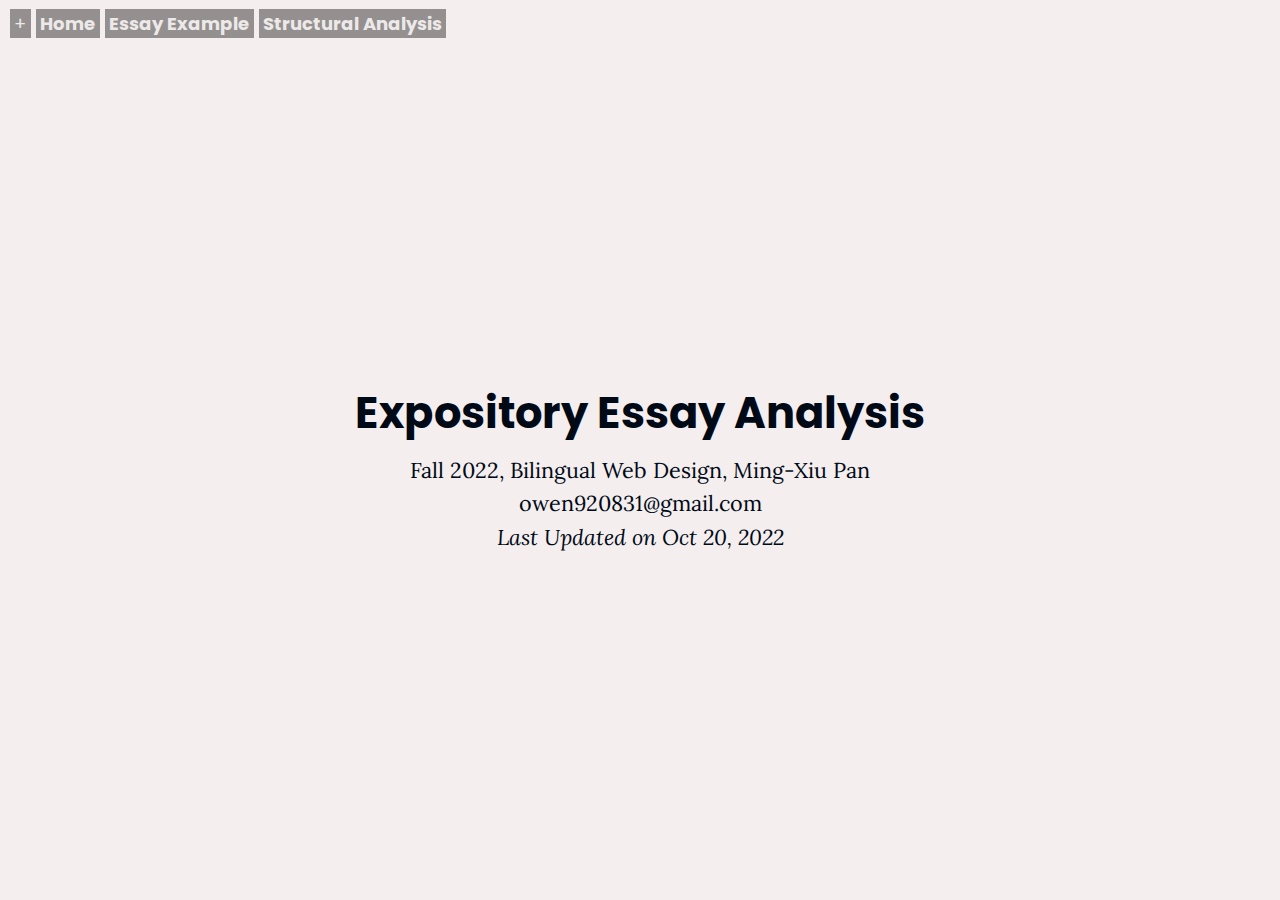
<file: analysis/index.html>
<!DOCTYPE HTML>
<html lang="en-us">
	<head>
		<title>Expository Essay Analysis: Home</title>
		<meta charset="utf-8">
		<meta name="viewport" content="width=device-width,initial-scale=1.0">
		<link rel="stylesheet" href="style.css" type="text/css">
	</head>
	<body>
		<nav>
			<a>+</a>
			<a href="index.html"><b>Home</b></a>
			<a href="example.html"><b>Essay Example</b></a>
			<a href="analysis.html"><b>Structural Analysis</b></a>
		</nav>
		<article style="text-align: center; 
		position: absolute; width: 100%; top: 50%;
		transform: translateY(-50%);">
			<h1>Expository Essay Analysis</h1>
			<p>Fall 2022, Bilingual Web Design, Ming-Xiu Pan<br/>
				owen920831@gmail.com
			</p>
			<p><em>Last Updated on Oct 20, 2022</em></p>
		</article>
	</body>
</html>
</file>
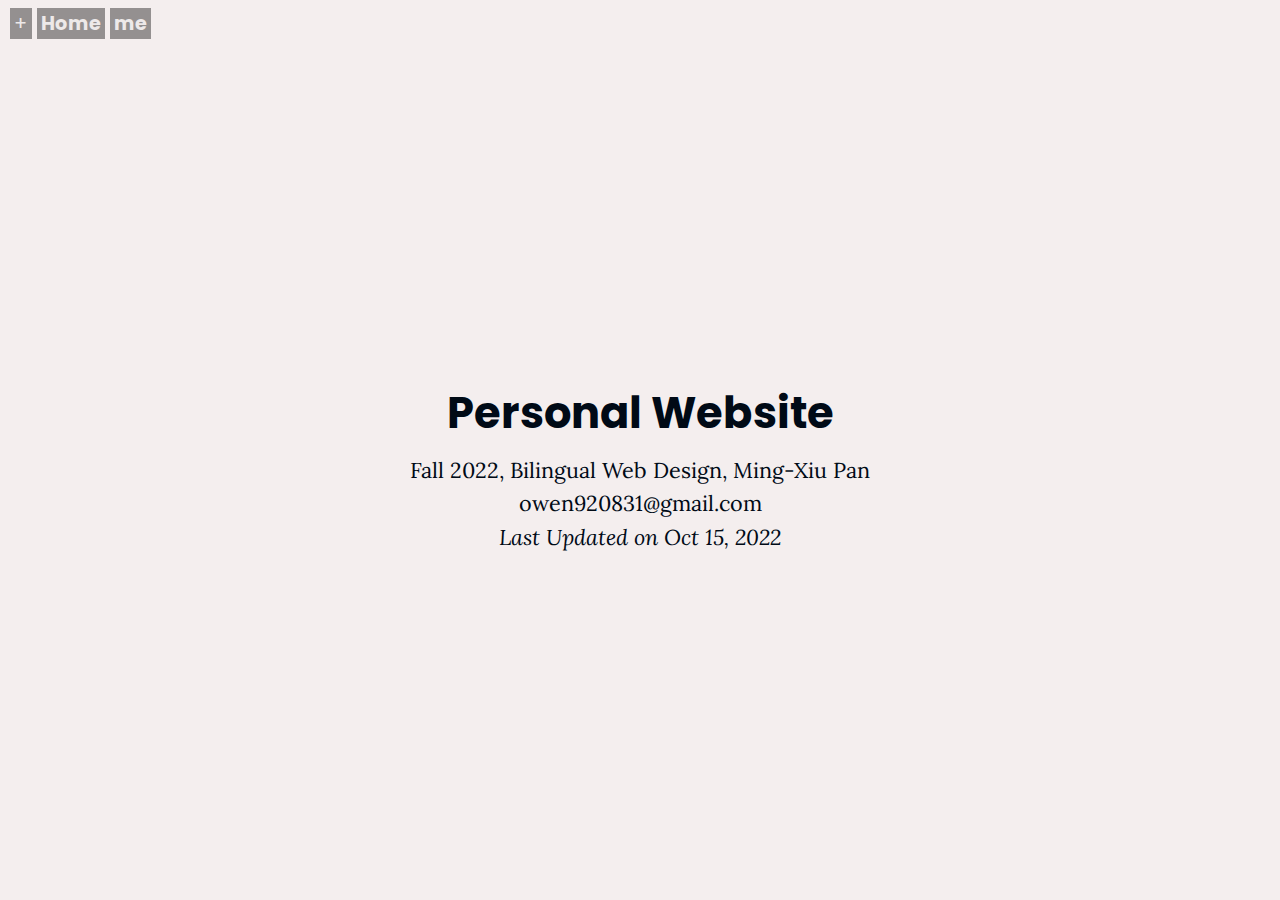
<file: personal/index.html>
<!DOCTYPE HTML>
<html lang="en-us">
	<head>
		<title>personal: Home</title>
		<meta charset="utf-8">
		<link rel="stylesheet" href="style.css">
	</head>
	<body>
		<nav>
			<a>+</a>
			<a href="index.html"><b>Home</b></a>
			<a href="me.html"><b>me</b></a>
		</nav>
		<article style="text-align: center; position: absolute; width: 100%; top: 50%; transform: translateY(-50%);">
			<h1>Personal Website</h1>
			<p>Fall 2022, Bilingual Web Design, Ming-Xiu Pan<br/>
				owen920831@gmail.com
			</p>
			<p><em>Last Updated on Oct 15, 2022</em></p>
		</article>
	</body>
</html>
</file>
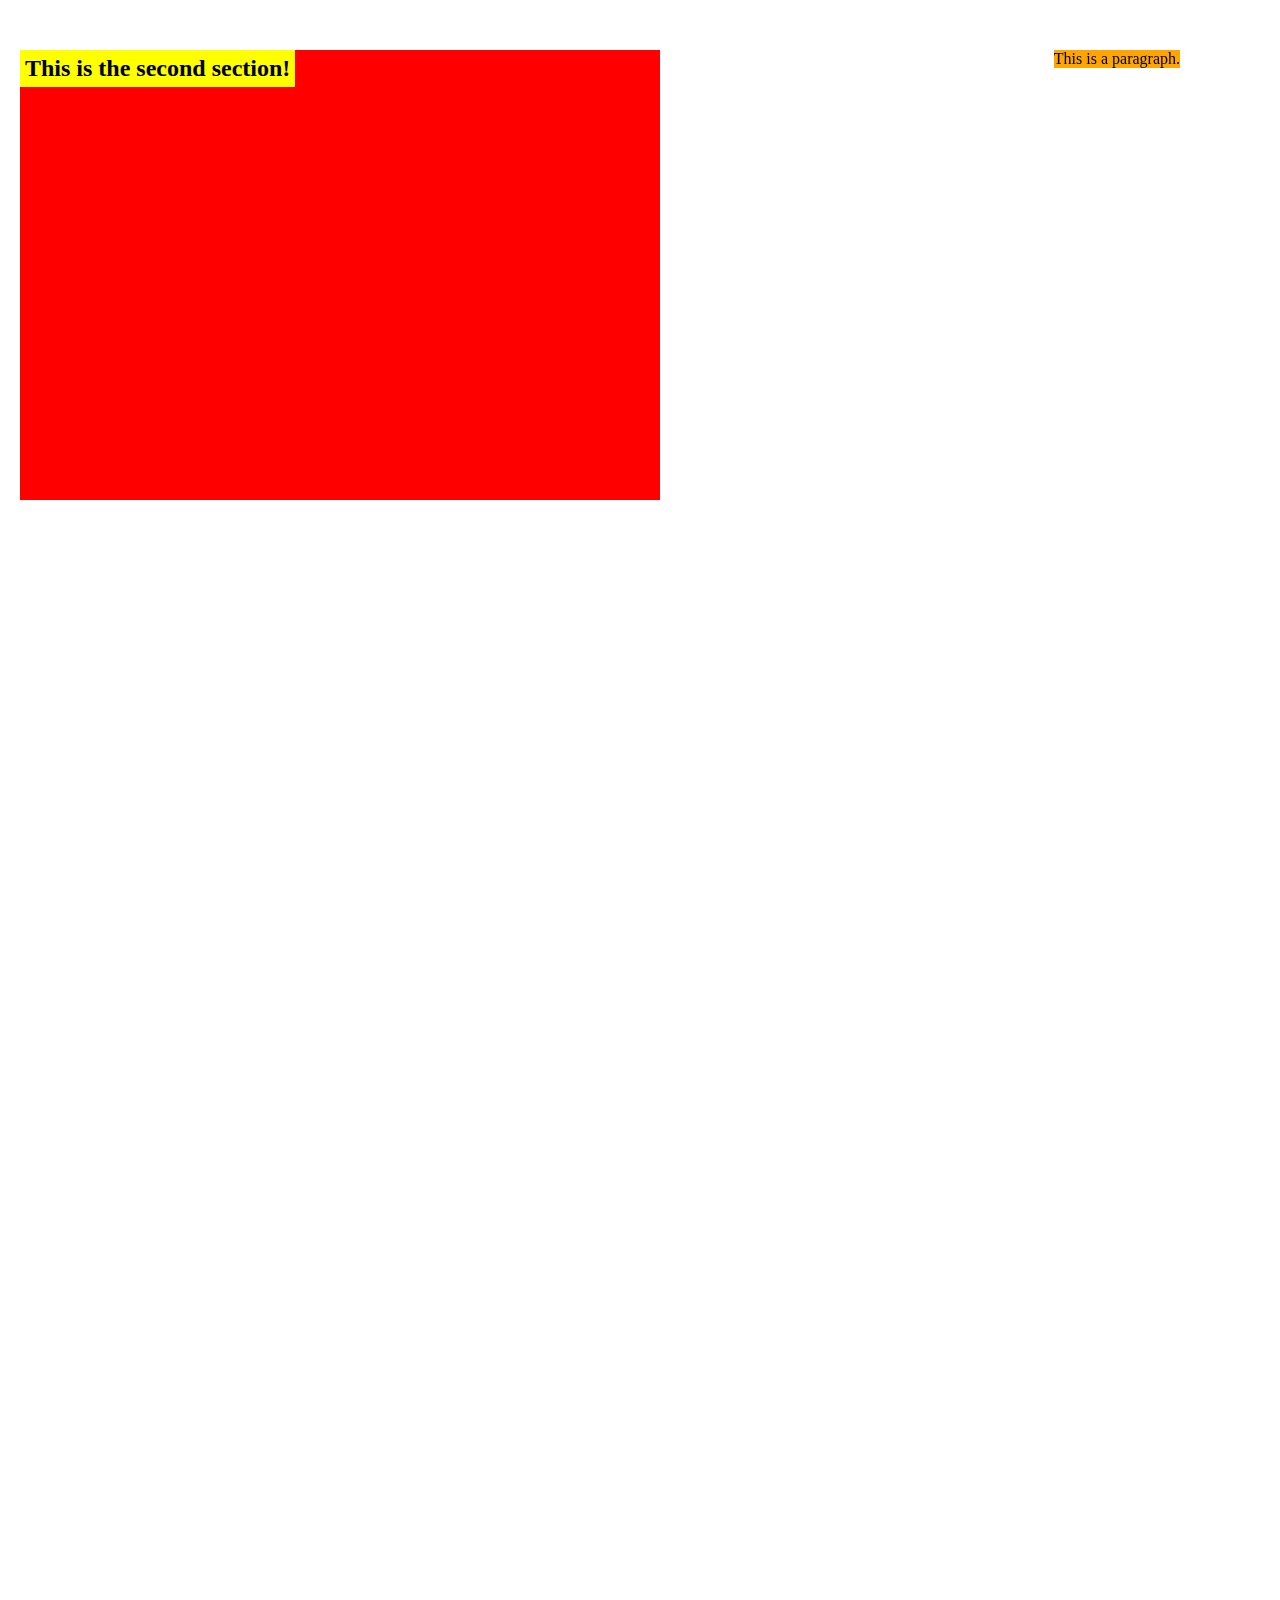
<file: task4/index.html>
<!DOCTYPE HTML>
<html lang="en-us">
	<head>
		<title>Task 4: CSS Practice</title>
		<meta charset="utf-8">
		<style>
			/* Do not change the CSS styles below */

			* {
				box-sizing: border-box;
				margin: 0;
				padding: 0;
			}

			body {
				height: 300vh;
			}

			article {
				background-color: red;
			}

			section {
				padding: 5px;
				background-color: yellow;
			}

			p {
				background-color: orange;
			}

			/* Do not change the above CSS styles */

			/* Add your own CSS styles below */

			article {
				width: 50vw; height: 50vh; top: 50px; left: 20px; position:relative;
			}

			p {
				position:fixed; top: 50px; right: 100px;
			}

			section {
				position: absolute; top: 0px; left: 0px;
			}

		</style>
	</head>
	<body>
		<!-- For <article>: Width = 50% of viewport width; Height = 50% of viewport height. Move <article> to the right from its original position by 20px, and to its bottom by 50px. -->
		<article>
			<h1>This is an article!</h1>
			<section>
				<h2>This is the first section!</h2>
				<!-- For this <p>, make it ALWAYS appear in the same position in the viewport and stay from the top edge by 50px and from the right edge by 100px -->
				<p>This is a paragraph.</p>
			</section>
			<!-- For the second <section>, align it perfectly to the top and left edge of the parent <article> element -->
			<section>
				<h2>This is the second section!</h2>
			</section>
		</article>
	</body>
</html>
</file>
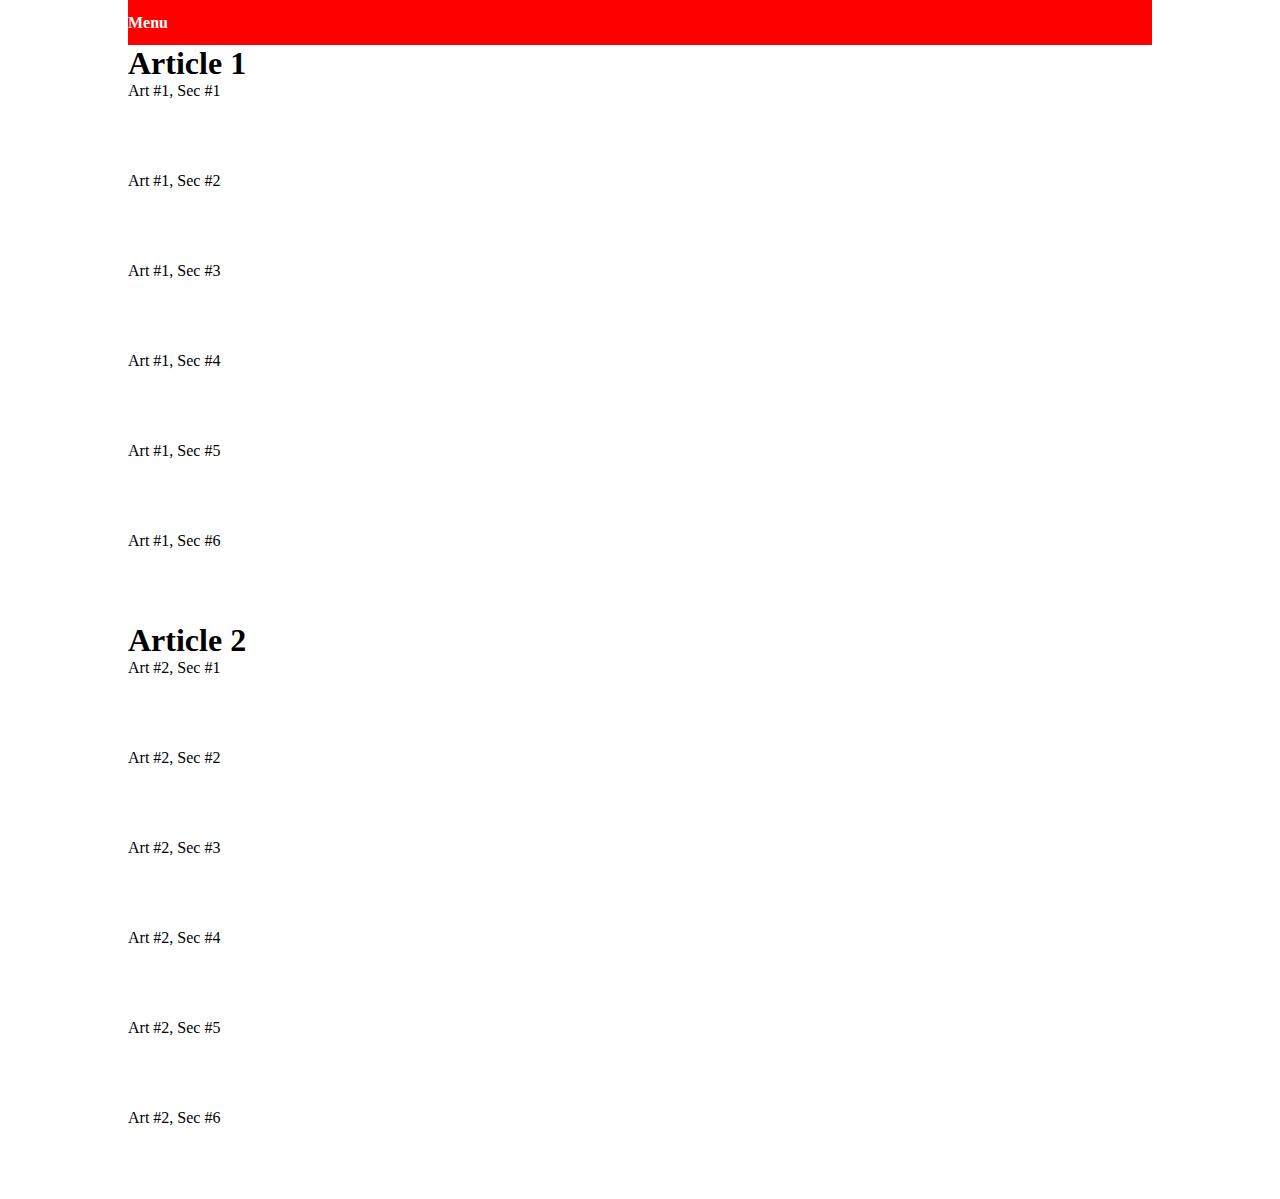
<file: task6/index.html>
<!DOCTYPE HTML>
<html lang="en-us">
	<head>
		<title>Task 6</title>
		<meta charset="utf-8">
		<style>
			/* Do not change the settings below */
			* {
				margin: 0;
				padding: 0;
				box-sizing: border-box;
			}

			html {
				width: 100%;
				height: 100%;
			}

			body {
				width: 80%;
				min-height: 100%;
				margin-left: 10%;
			}

			nav {
				background-color: red;
				color: white;
				height: 5vh;
				line-height: 5vh;
				font-weight: bold;
			}

			section {
				height: 10vh;
			}
			/* Do not change the above settings */

			/* Add your own CSS settings below */

			/* Try to keep your CSS settings as simple as possible */
			/* You're not allowed to use "class" or "id" attributes */

			/* Add your own CSS settings above */
		</style>
	</head>
	<body>
		<!-- <nav> should stay at the top of the viewport, with some degree of opacity to avoid blocking the article content -->
		<nav>
			Menu
		</nav>
		<!-- <article> should not overlap with <nav> when the document is scrolled to the top -->
		<article>
			<!-- all <h1> elements must have an orange background color -->
			<h1>Article 1</h1>
			<!-- In the first <article> element, odd-numbered <section> elements must also have an orange background color, while even-numbered <section> elements must have a yellow background color. -->
			<section>
				Art #1, Sec #1	
			</section>
			<section>
				Art #1, Sec #2	
			</section>
			<section>
				Art #1, Sec #3	
			</section>
			<section>
				Art #1, Sec #4
			</section>
			<section>
				Art #1, Sec #5	
			</section>
			<section>
				Art #1, Sec #6	
			</section>
		</article>
		<article>
			<h1>Article 2</h1>
			<!-- In the second <article> element, all <section> elements must have a "yellow" background color, except for the "fourth" <section> element, which must have an orange background color -->
			<section>
				Art #2, Sec #1	
			</section>
			<section>
				Art #2, Sec #2	
			</section>
			<section>
				Art #2, Sec #3	
			</section>
			<section>
				Art #2, Sec #4
			</section>
			<section>
				Art #2, Sec #5	
			</section>
			<section>
				Art #2, Sec #6	
			</section>
		</article>
	</body>
</html>
</file>
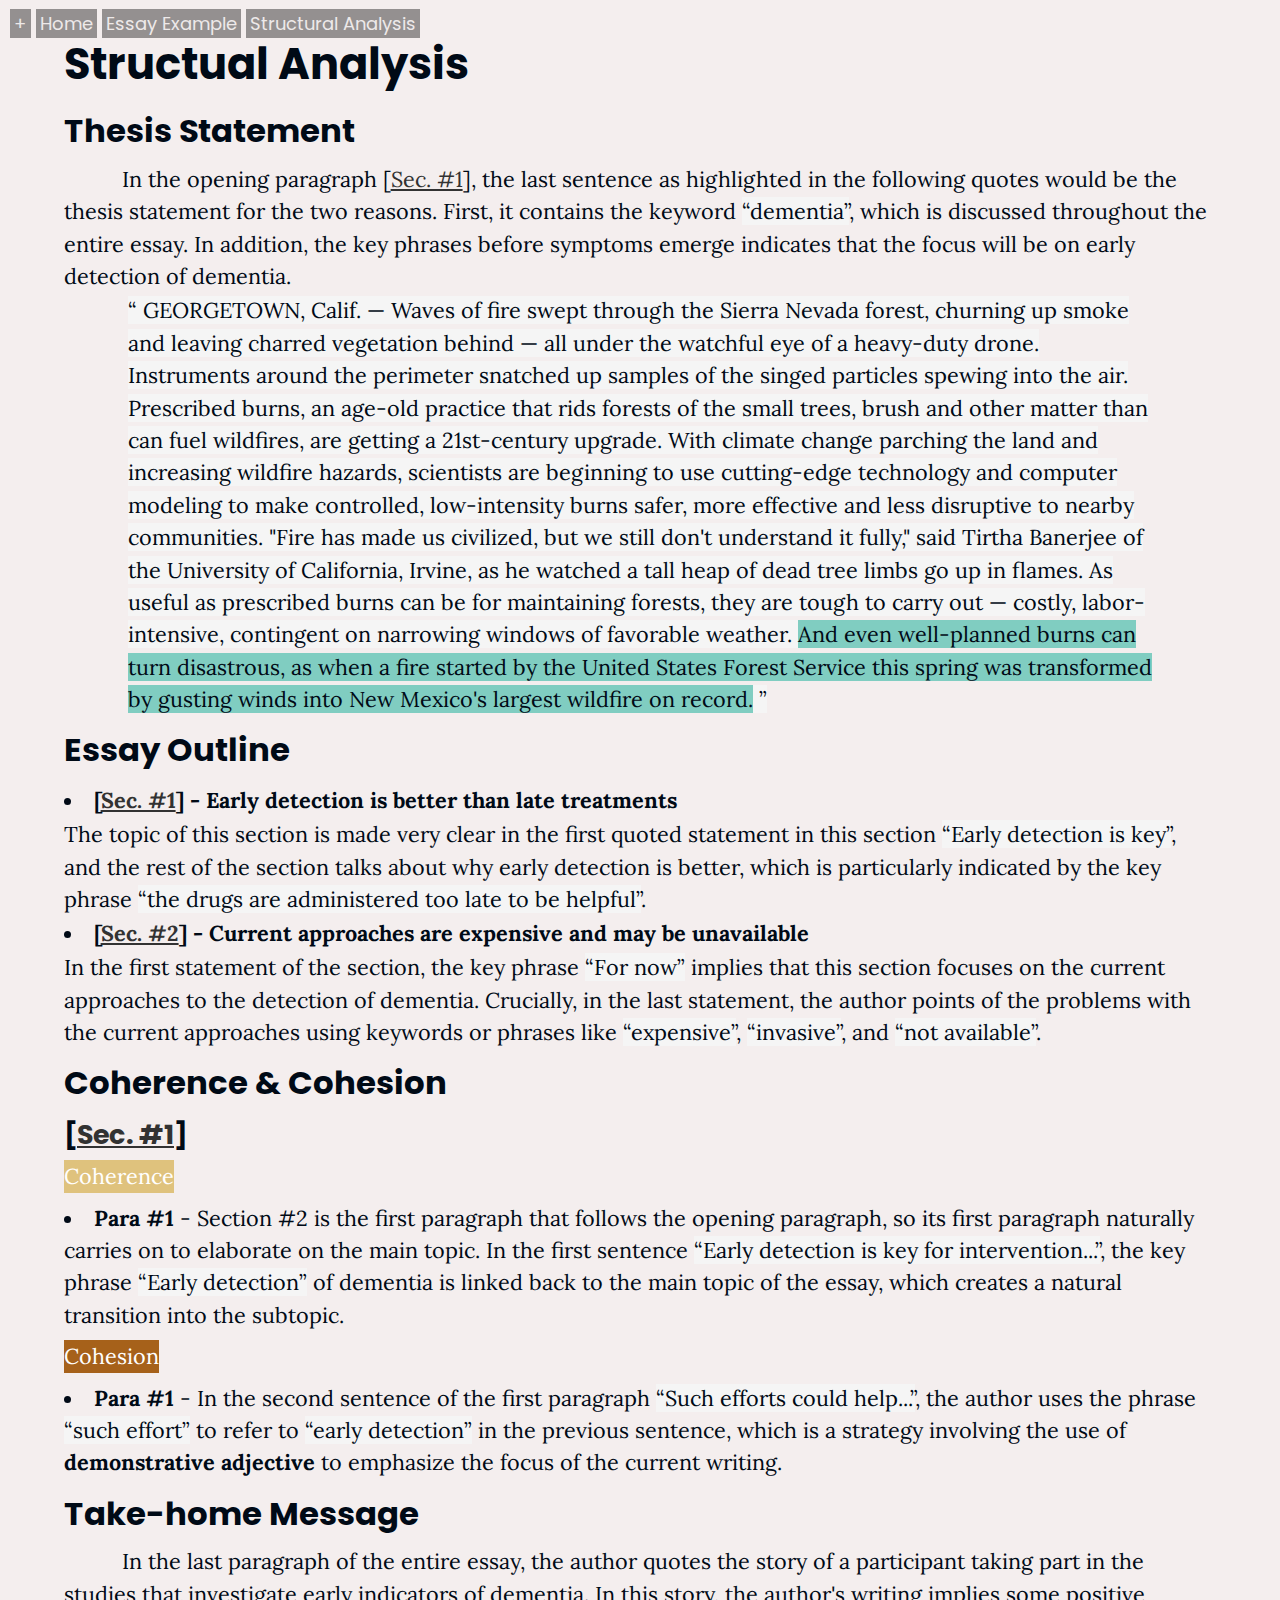
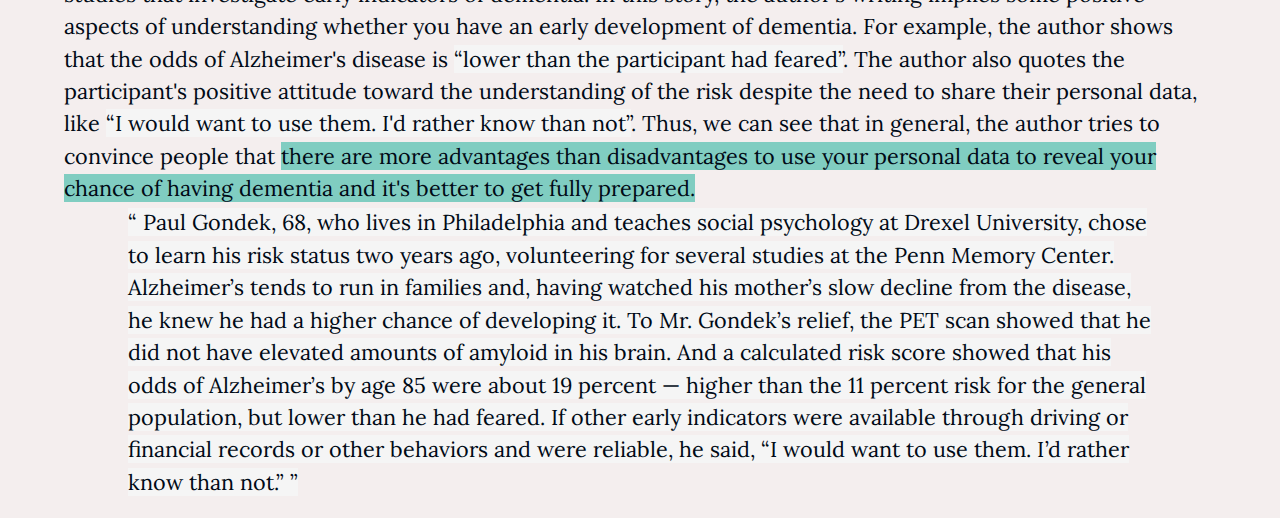
<file: analysis/analysis.html>
<!DOCTYPE html>
<html lang="en">
	<head>
		<title>Expository Essay Analysis: Analysis</title>
		<meta charset="utf-8">
		<link rel="stylesheet" href="style.css">
		<style>
			q {
				background-color: #f5f5f5;
			}

			p.quote {
				text-indent: unset;
				padding: 0 5vw;
			}

			p.cc {
				text-indent: unset;
				width: fit-content;
			}

			ul {
				margin: 1vh 0;
				list-style-position: inside;
			}
		</style>
	</head>

    <body>
        <nav>
            <a>+</a>
            <a href="index.html">Home</a>
            <a href="example.html">Essay Example</a>
            <a href="analysis.html">Structural Analysis</a>
        </nav>

        <article>
            <h1>Structual Analysis</h1>
            <section>
                <h2>Thesis Statement</h2>
                <!-- TODO -->
                <p>
                    In the opening paragraph [<a href="example.html#sec1">Sec. #1</a>], 
                    the last sentence as highlighted in the following quotes would be the thesis statement for the two reasons. 
                    First, it contains the keyword <q>dementia</q>, which is discussed throughout the entire essay. 
                    In addition, the key phrases before symptoms emerge indicates that the focus 
                    will be on early detection of dementia.
                </p>

                <!-- Copy the chosen section to below! -->
                <p class="quote">
                    <q>
                        GEORGETOWN, Calif. — Waves of fire swept through the Sierra Nevada forest, churning up smoke and leaving charred vegetation behind — all under the watchful eye of a heavy-duty drone. Instruments around the perimeter snatched up samples of the singed particles spewing into the air.
                        Prescribed burns, an age-old practice that rids forests of the small trees, brush and other matter than can fuel wildfires, are getting a 21st-century upgrade.
                        With climate change parching the land and increasing wildfire hazards, scientists are beginning to use cutting-edge technology and computer modeling to make controlled, low-intensity burns safer, more effective and less disruptive to nearby communities.
                        "Fire has made us civilized, but we still don't understand it fully," said Tirtha Banerjee of the University of California, Irvine, as he watched a tall heap of dead tree limbs go up in flames.
                        As useful as prescribed burns can be for maintaining forests, they are tough to carry out — costly, labor-intensive, contingent on narrowing windows of favorable weather. 
                        <span style="background-color: #80cdc1;">And even well-planned burns can turn disastrous, as when a fire started by the United States Forest Service this spring was transformed by gusting winds into New Mexico's largest wildfire on record.</span>
                    </q>
                </p>
            </section>

            <section>
                <h2>Essay Outline</h2>
                <!-- TODO -->
                <!-- Write the summary of each section with a sentence and explain them. And also add some q in paragraph -->
                <ul>
                    <li>
                        <b>[<a href="example.html#sec1">Sec. #1</a>] - Early detection is better than late treatments</b>
                        <p>
                            The topic of this section is made very clear in the first quoted statement in this section <q>Early detection is key</q>, 
                            and the rest of the section talks about why early detection is better, which is 
                            particularly indicated by the key phrase <q>the drugs are administered too late to be helpful</q>.
                        </p>
                    </li>

                    <li>
                        <b>[<a href="example.html#sec2">Sec. #2</a>] - Current approaches are expensive and may be unavailable</b>
                        <p>
                            In the first statement of the section, 
                            the key phrase <q>For now</q> implies that this section focuses on the current approaches to the detection of dementia. 
                            Crucially, in the last statement, 
                            the author points of the problems with the current approaches using keywords or phrases like <q>expensive</q>,
                            <q>invasive</q>, and <q>not available</q>.
                        </p>
                    </li>
                </ul>
            </section>

            <section>
                <h2>Coherence & Cohesion</h2>
                <h3>[<a href="example.html#sec1">Sec. #1</a>]</h3>

                <!-- TODO -->
                <p class="cc" style="background-color: #dfc27d; color: white;">Coherence</p>
                <ul>
					<li>
						<b>Para #1</b> - Section #2 is the first paragraph that follows the opening paragraph, 
                        so its first paragraph naturally carries on to elaborate on the main topic. 
                        In the first sentence <q>Early detection is key for intervention...</q>, 
                        the key phrase <q>Early detection</q> of dementia is linked back to the main topic of the essay, 
                        which creates a natural transition into the subtopic.
					</li>
                </ul>

                <p class="cc" style="background-color: #a6611a; color: white;">Cohesion</p>
                
                <ul>
                    <li>
                        <b>Para #1</b> - In the second sentence of the first paragraph <q>Such efforts could help...</q>, the author uses the phrase <q>such effort</q> to refer to <q>early detection</q> in the previous sentence, which is a strategy involving 
                        the use of <b>demonstrative adjective</b> to emphasize the focus of the current writing.
                    </li>
                </ul>
            </section>

            <section>
                <h2>Take-home Message</h2>
                <p>
                    In the last paragraph of the entire essay, the author quotes the story of a participant taking part in the studies that investigate early indicators of dementia. In this story, the author's writing implies some positive aspects of understanding 
                    whether you have an early development of dementia. For example, the author shows that the odds of Alzheimer's disease is <q>lower than the participant had feared</q>. The author also quotes the participant's positive attitude toward the understanding 
                    of the risk despite the need to share their personal data, like <q>I would want to use them. I'd rather know than not</q>. Thus, we can see that in general, the author tries to convince people that <span style="background-color: #80cdc1;">there are more advantages than disadvantages to use 
                    your personal data to reveal your chance of having dementia and it's better to get fully prepared.</span>
                </p>

				<p class="quote">
                    <q> Paul Gondek, 68, who lives in Philadelphia and teaches social psychology at Drexel University, 
                        chose to learn his risk status two years ago, volunteering for several studies at the Penn Memory Center. 
                        Alzheimer’s tends to run in families and, having watched his mother’s slow decline from the disease, 
                        he knew he had a higher chance of developing it. 
                        To Mr. Gondek’s relief, the PET scan showed that he did not have elevated amounts of amyloid in his brain. 
                        And a calculated risk score showed that his odds of Alzheimer’s by age 85 were about 19 percent — higher than the 11 percent risk for the general population, 
                        but lower than he had feared. If other early indicators were available through driving or financial records or other behaviors and were reliable, 
                        he said, “I would want to use them. I’d rather know than not.”
                    </q>
				</p>
            </section>
        </article>
        
    </body>
</html>
</file>
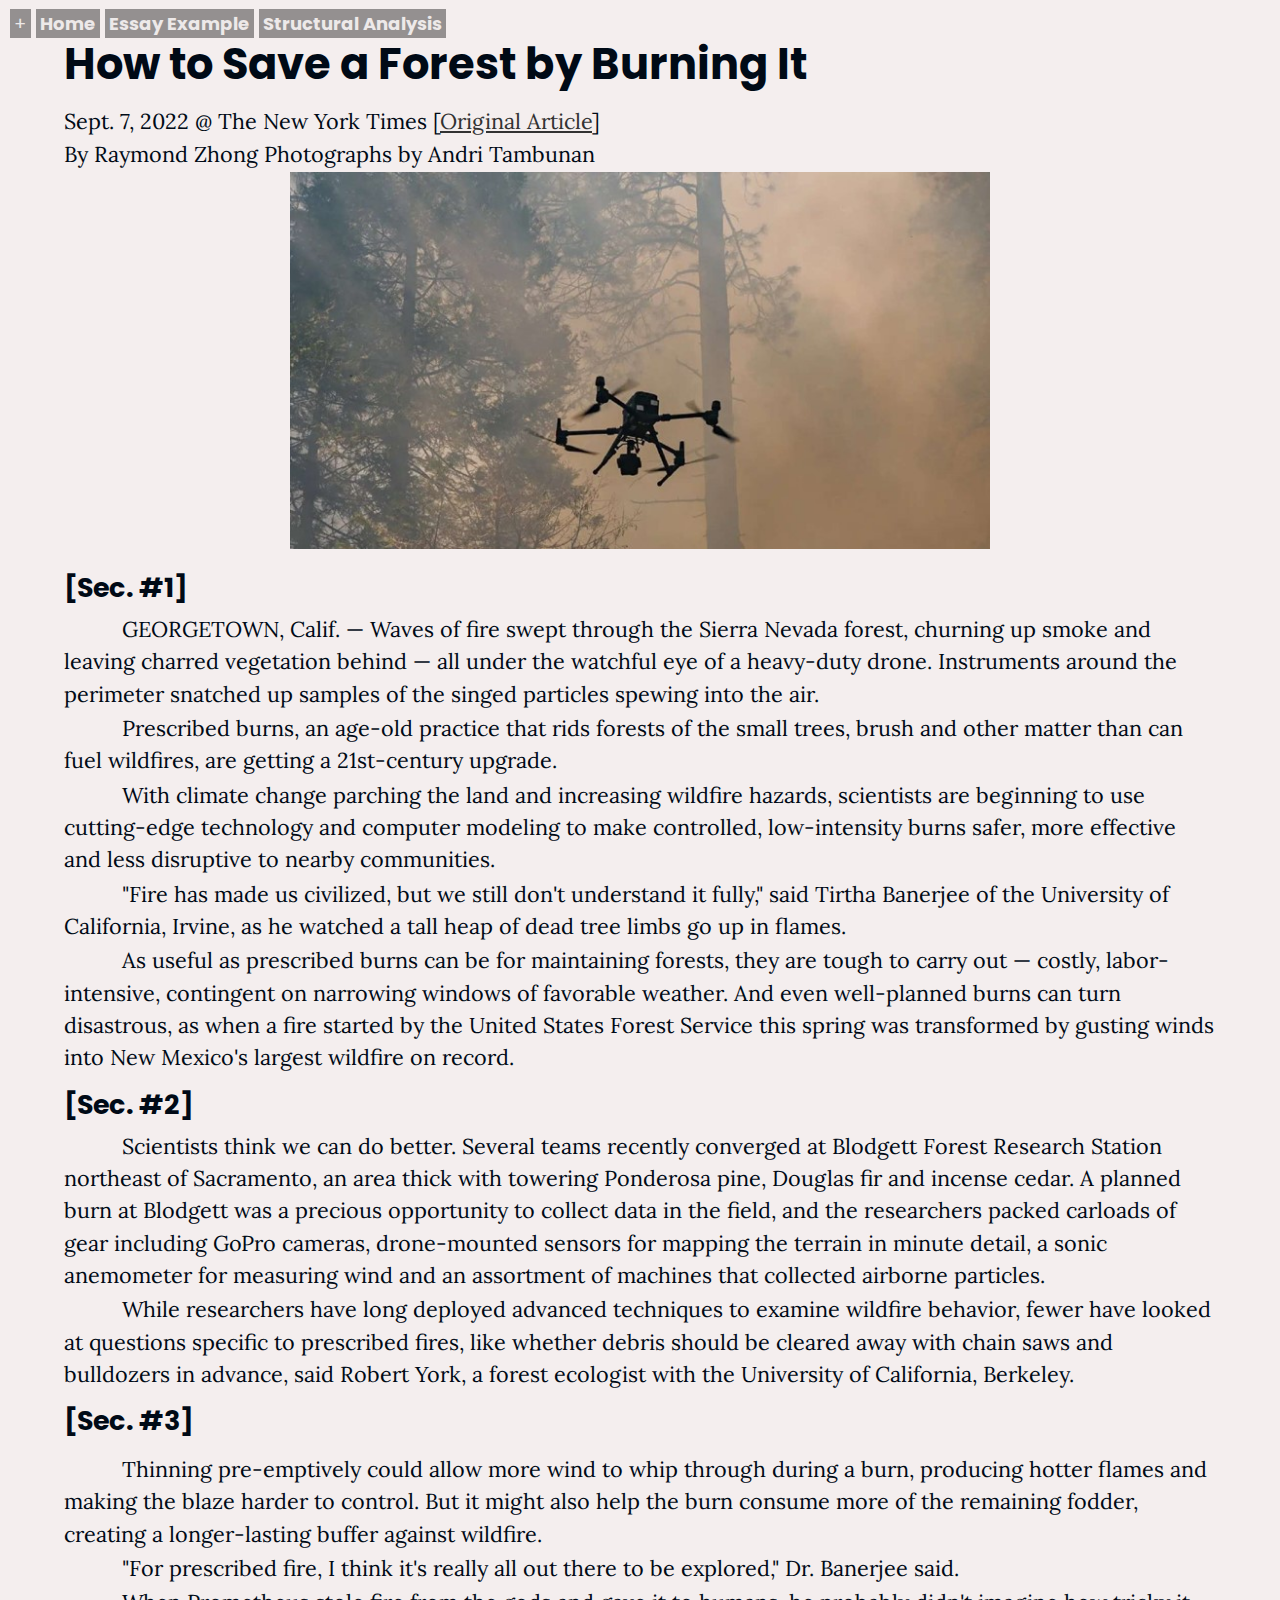
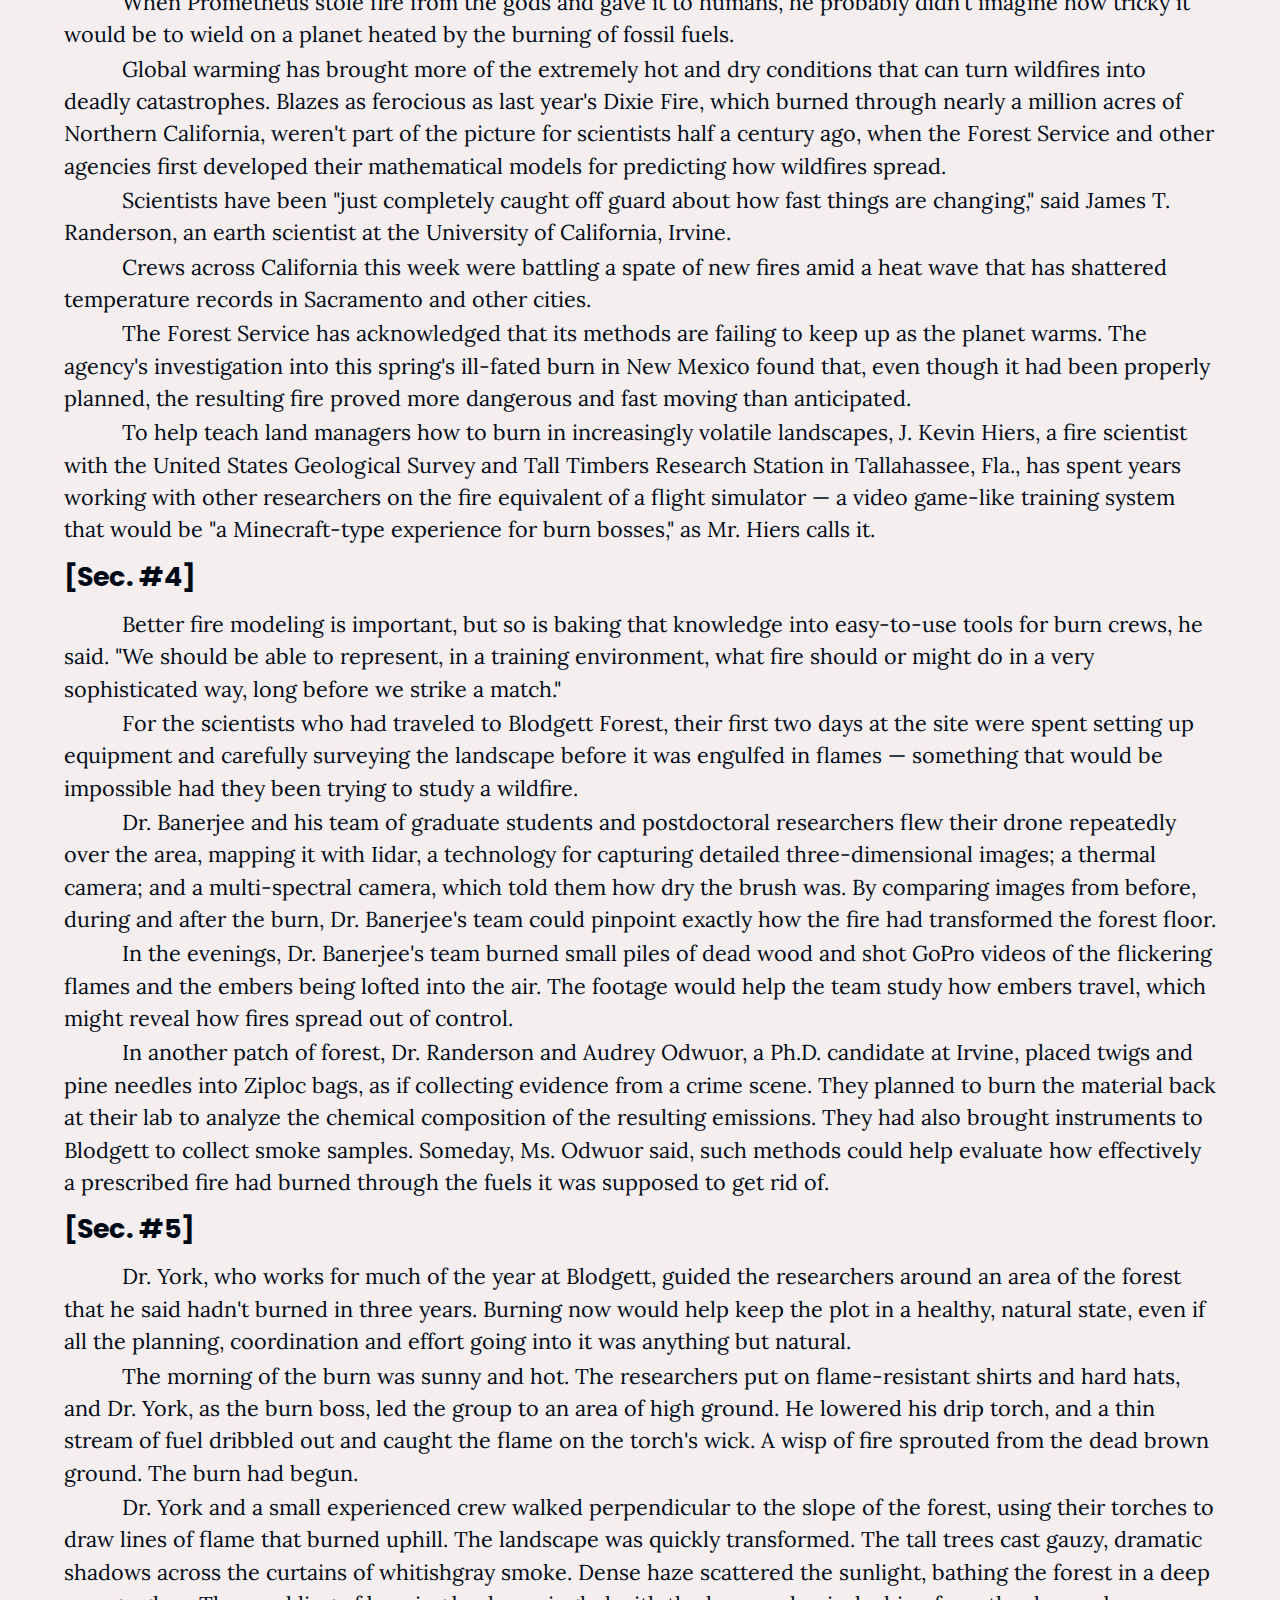
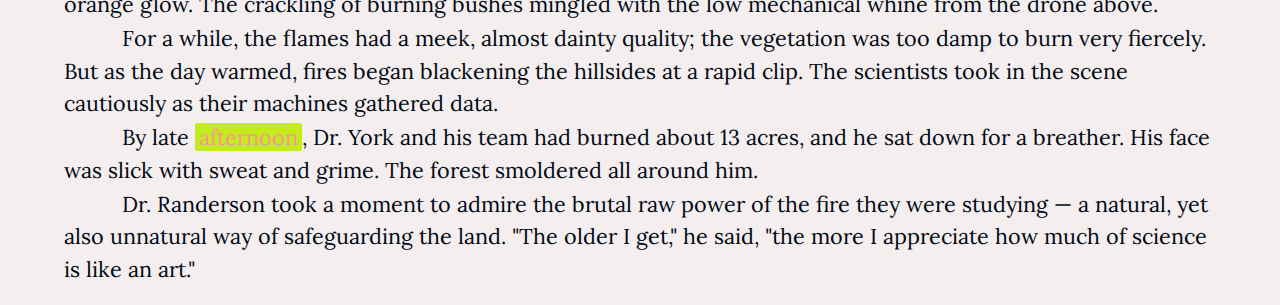
<file: analysis/example.html>
<!DOCTYPE HTML>
<html lang="en-us">
	<head>
		<title>Expository Essay Analysis: Example</title>
		<meta charset="utf-8">
		<link rel="stylesheet" href="style.css">
		<style>
			span.joint {
				color: #a6611a;
			}

			span.vocab {
				padding: 0 4px;
				border-radius: 2px;
				background-color: #c2ec1b;
				color: rgb(251, 149, 149);
			}

			span.vocab > span {
				display: none;
				position: fixed;
				top: 50%;
				border-radius: 2px;
				background-color: #dfc27d;
				color: #000a16;
				opacity: 0.8;
				text-indent: 0;
			}

			span.vocab:hover > span {
				display: block;
			}
		</style>
	</head>
	<body>
		<nav>
			<a>+</a>
			<a href="index.html"><b>Home</b></a>
			<a href="example.html"><b>Essay Example</b></a>
			<a href="analysis.html"><b>Structural Analysis</b></a>
		</nav>
		<article>
			<h1>How to Save a Forest by Burning It</h1>
			<p>Sept. 7, 2022 @ The New York Times [<a href="https://www.nytimes.com/2022/09/07/climate/california-wildfire-prescribed-burn.html" target="_blank">Original Article</a>]<br/>
				By Raymond Zhong Photographs by Andri Tambunan
			</p>
			<figure style="text-align: center;">
				<img src="assert/fire.jpg"  width="700"/>
			</figure>
			<section id="sec1">
				<h3>[Sec. #1]</h3>
				<p>
					GEORGETOWN, Calif. — Waves of fire swept through the Sierra Nevada forest, 
					churning up smoke and leaving charred vegetation behind — all under the watchful eye of a heavy-duty drone. 
					Instruments around the perimeter snatched up samples of the singed particles spewing into the air.
				</p>

				<p>
					Prescribed burns, an age-old practice that rids forests of the small trees, 
					brush and other matter than can fuel wildfires, are getting a 21st-century upgrade.
				</p>

				<p>
					With climate change parching the land and increasing wildfire hazards, 
					scientists are beginning to use cutting-edge technology and computer modeling to make controlled, 
					low-intensity burns safer, more effective and less disruptive to nearby communities.
				</p>

				<p>
					"Fire has made us civilized, but we still don't understand it fully," 
					said Tirtha Banerjee of the University of California, Irvine, as he watched a tall heap of dead tree limbs go up in flames.
				</p>

				<p>
					As useful as prescribed burns can be for maintaining forests, 
					they are tough to carry out — costly, labor-intensive, contingent on narrowing windows of favorable weather. 
					And even well-planned burns can turn disastrous, 
					as when a fire started by the United States Forest Service this spring was transformed by gusting winds into New Mexico's largest wildfire on record.
				</p>
			</section>
			<section id="sec2">
				<h3>[Sec. #2]</h3>
                <p>
					Scientists think we can do better. 
					Several teams recently converged at Blodgett Forest Research Station northeast of Sacramento,
					an area thick with towering Ponderosa pine, Douglas fir and incense cedar.
					A planned burn at Blodgett was a precious opportunity to collect data in the field,
					and the researchers packed carloads of gear including GoPro cameras, drone-mounted sensors for mapping the terrain in minute detail,
					a sonic anemometer for measuring wind and an assortment of machines that collected airborne particles.               
                </p>

                <p>
					While researchers have long deployed advanced techniques to examine wildfire behavior, 
					fewer have looked at questions specific to prescribed fires, 
					like whether debris should be cleared away with chain saws and bulldozers in advance, 
					said Robert York, a forest ecologist with the University of California, Berkeley.
                </p>
			</section>
			<h3>[Sec. #3]</h3>

            <section id="sec3">
                <p>
					Thinning pre-emptively could allow more wind to whip through during a burn, 
					producing hotter flames and making the blaze harder to control. 
					But it might also help the burn consume more of the remaining fodder, 
					creating a longer-lasting buffer against wildfire.
                </p>

                <p>
					"For prescribed fire, I think it's really all out there to be explored," Dr. Banerjee said.
                </p>

                <p>
					When Prometheus stole fire from the gods and gave it to humans, 
					he probably didn't imagine how tricky it would be to wield on a planet heated by the burning of fossil fuels.
                </p>

                <p>
					Global warming has brought more of the extremely hot and dry conditions that can turn wildfires into deadly catastrophes. 
					Blazes as ferocious as last year's Dixie Fire, which burned through nearly a million acres of Northern California, 
					weren't part of the picture for scientists half a century ago, 
					when the Forest Service and other agencies first developed their mathematical models for predicting how wildfires spread.
                </p>

                <p>
					Scientists have been "just completely caught off guard about how fast things are changing,"
					said James T. Randerson, an earth scientist at the University of California, Irvine.
                </p>

                <p>
					Crews across California this week were battling a spate of new fires amid a heat wave 
					that has shattered temperature records in Sacramento and other cities.
                </p>

                <p>
					The Forest Service has acknowledged that its methods are failing to keep up as the planet warms. 
					The agency's investigation into this spring's ill-fated burn in New Mexico found that, even though it had been properly planned, 
					the resulting fire proved more dangerous and fast moving than anticipated.
                </p>

				<p>
					To help teach land managers how to burn in increasingly volatile landscapes, 
					J. Kevin Hiers, a fire scientist with the United States Geological Survey and Tall Timbers Research Station in Tallahassee, Fla.,
					has spent years working with other researchers on the fire equivalent of a flight simulator — a video game-like training system that would be "a Minecraft-type experience for burn bosses," 
					as Mr. Hiers calls it.
                </p>
            </section>
			
			<h3>[Sec. #4]</h3>
            <section id="sec4">
                <p>
					Better fire modeling is important, but so is baking that knowledge into easy-to-use tools for burn crews, 
					he said. "We should be able to represent, in a training environment, 
					what fire should or might do in a very sophisticated way, long before we strike a match."
                </p>

                <p>
					For the scientists who had traveled to Blodgett Forest, 
					their first two days at the site were spent setting up equipment and carefully surveying 
					the landscape before it was engulfed in flames — something that would be impossible had they been trying to study a wildfire.
                </p>

                <p>
					Dr. Banerjee and his team of graduate students and postdoctoral researchers flew their drone repeatedly over the area, 
					mapping it with Iidar, a technology for capturing detailed three-dimensional images; a thermal camera; 
					and a multi-spectral camera, which told them how dry the brush was. By comparing images from before, 
					during and after the burn, Dr. Banerjee's team could pinpoint exactly how the fire had transformed the forest floor.
                </p>

                <p>
					In the evenings, 
					Dr. Banerjee's team burned small piles of dead wood and shot GoPro videos of 
					the flickering flames and the embers being lofted into the air. 
					The footage would help the team study how embers travel, which might reveal how fires spread out of control.
                </p>

                <p>
                    In another patch of forest, 
					Dr. Randerson and Audrey Odwuor, a Ph.D. candidate at Irvine, placed twigs and pine needles into Ziploc bags, 
					as if collecting evidence from a crime scene. 
					They planned to burn the material back at their lab to analyze the chemical composition of the resulting emissions. 
					They had also brought instruments to Blodgett to collect smoke samples. 
					Someday, Ms. Odwuor said, such methods could help evaluate how effectively a prescribed fire had burned through the fuels it was supposed to get rid of.
                </p>
            </section>
			<h3>[Sec. #5]</h3>
            
            <section id="sec5">
                <p>
                    Dr. York, who works for much of the year at Blodgett, guided the researchers around an area of the forest that he said hadn't burned in three years. Burning now would help keep the plot in a healthy, natural state, even if all the planning, coordination and effort going into it was anything but natural.
                </p>

                <p>
					The morning of the burn was sunny and hot. The researchers put on flame-resistant shirts and hard hats, and Dr. York, as the burn boss, led the group to an area of high ground. He lowered his drip torch, and a thin stream of fuel dribbled out and caught the flame on the torch's wick. A wisp of fire sprouted from the dead brown ground. The burn had begun.
                </p>

                <p>
                    Dr. York and a small experienced crew walked perpendicular to the slope of the forest, using their torches to draw lines of flame that burned uphill. The landscape was quickly transformed. The tall trees cast gauzy, dramatic shadows across the curtains of whitishgray smoke. Dense haze scattered the sunlight, bathing the forest in a deep orange glow. The crackling of burning bushes mingled with the low mechanical whine from the drone above.
                </p>

                <p>
                    For a while, the flames had a meek, almost dainty quality; the vegetation was too damp to burn very fiercely. But as the day warmed, fires began blackening the hillsides at a rapid clip. The scientists took in the scene cautiously as their machines gathered data.
                </p>

                <p>
                    By late <span class="vocab">afternoon<span><b>"afternoon"</b> - just afternoon。</span></span>, Dr. York and his team had burned about 13 acres, and he sat down for a breather. His face was slick with sweat and grime. The forest smoldered all around him.
                </p>

                <p>
					Dr. Randerson took a moment to admire the brutal raw power of the fire they were studying — a natural, yet also unnatural way of safeguarding the land. "The older I get," he said, "the more I appreciate how much of science is like an art."
                </p>
            </section>
		</article>
	</body>
</html>
</file>
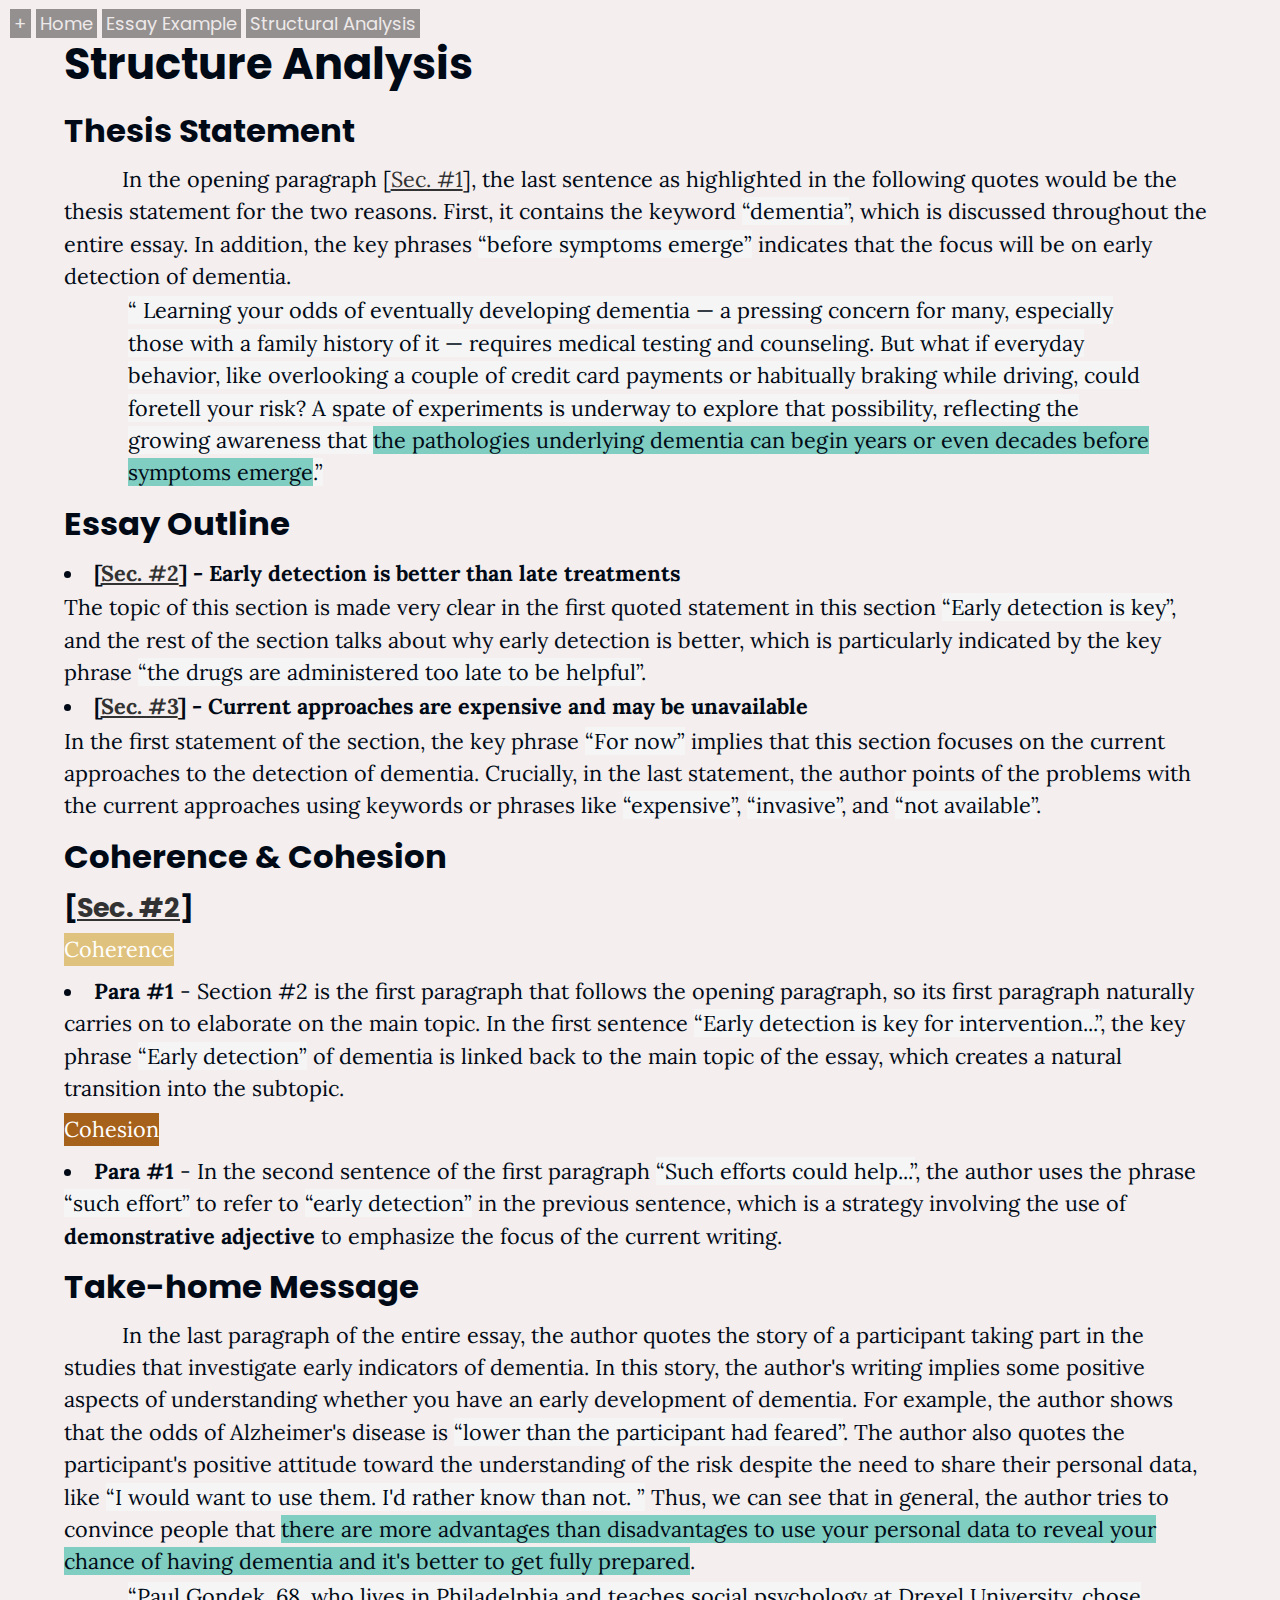
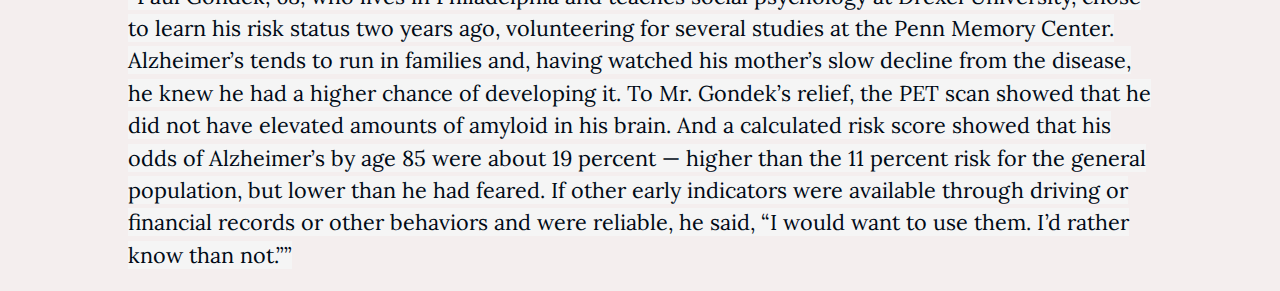
<file: analysis/g.html>
<!DOCTYPE HTML>
<html lang="en-us">
	<head>
		<title>Expository Essay Analysis: Analysis</title>
		<meta charset="utf-8">
		<link rel="stylesheet" href="style.css">
		<style>
			q {
				background-color: #f5f5f5;
			}

			p.quote {
				text-indent: unset;
				padding: 0 5vw;
			}

			p.cc {
				text-indent: unset;
				width: fit-content;
			}

			ul {
				margin: 1vh 0;
				list-style-position: inside;
			}
		</style>
	</head>
	<body>
		<nav>
			<a>+</a>
			<a href="index.html">Home</a>
			<a href="example.html">Essay Example</a>
			<a href="analysis.html">Structural Analysis</a>
		</nav>
		<article>
			<h1>Structure Analysis</h1>
			<section>
				<h2>Thesis Statement</h2>
				<p>In the opening paragraph [<a href="example.html#sec1">Sec. #1</a>], 
                    the last sentence as highlighted in the following quotes would be the thesis statement for the two reasons. 
                    First, it contains the keyword <q>dementia</q>, which is discussed throughout the entire essay. 
                    In addition, the key phrases <q>before symptoms emerge</q> indicates that the focus will be on early detection of dementia.</p>
				<p class="quote"><q>
					Learning your odds of eventually developing dementia — a pressing concern for many, 
                    especially those with a family history of it — requires medical testing and counseling. 
                    But what if everyday behavior, like overlooking a couple of credit card payments or habitually braking while driving, 
                    could foretell your risk? A spate of experiments is underway to explore that possibility, 
                    reflecting the growing awareness that <span style="background: #80cdc1;">the pathologies underlying dementia can begin years or even decades before symptoms emerge</span>.</q></p>
			</section>
			<section>
				<h2>Essay Outline</h2>
				<ul> <!-- Unordered list -->
					<li>
						<b>[<a href="example.html#sec2">Sec. #2</a>] - Early detection is better than late treatments</b>
						<p>The topic of this section is made very clear in the first quoted statement in this section <q>Early detection is key</q>, 
                            and the rest of the section talks about why early detection is better, 
                            which is particularly indicated by the key phrase <q>the drugs are administered too late to be helpful</q>.</p>
					</li>
					<li>
						<b>[<a href="example.html#sec3">Sec. #3</a>] - Current approaches are expensive and may be unavailable</b>
						<p>In the first statement of the section, 
                        the key phrase <q>For now</q> implies that this section focuses on the current approaches to the detection of dementia. 
                        Crucially, in the last statement, the author points of the problems with the current approaches using keywords or phrases like <q>expensive</q>, 
                        <q>invasive</q>, and <q>not available</q>.</p>
					</li>
				</ul>
			</section>
			<section>
				<h2>Coherence & Cohesion</h2>
				<h3>[<a href="example.html#sec2">Sec. #2</a>]</h3>
				<p class="cc" style="background-color: #dfc27d; color: white;">Coherence</p>
				<ul>
					<li>
						<b>Para #1</b> - Section #2 is the first paragraph that follows the opening paragraph, 
                        so its first paragraph naturally carries on to elaborate on the main topic. 
                        In the first sentence <q>Early detection is key for intervention...</q>, 
                        the key phrase <q>Early detection</q> of dementia is linked back to the main topic of the essay, 
                        which creates a natural transition into the subtopic.
					</li>
				</ul>
				<p class="cc" style="background-color: #a6611a; color: white;">Cohesion</p>
				<ul>
					<li>
						<b>Para #1</b> - In the second sentence of the first paragraph <q>Such efforts could help...</q>, 
                        the author uses the phrase <q>such effort</q> to refer to <q>early detection</q> in the previous sentence, 
                        which is a strategy involving the use of <b>demonstrative adjective</b> to emphasize the focus of the current writing.
					</li>
				</ul>
			</section>
			<section>
				<h2>Take-home Message</h2>
				<p>In the last paragraph of the entire essay, 
                    the author quotes the story of a participant taking part in the studies that investigate early indicators of dementia. 
                    In this story, the author's writing implies some positive aspects of understanding whether you have an early development of dementia. 
                    For example, the author shows that the odds of Alzheimer's disease is <q>lower than the participant had feared</q>. 
                    The author also quotes the participant's positive attitude toward the understanding of the risk despite the need to share their personal data, 
                    like <q>I would want to use them. I'd rather know than not.
                    </q> Thus, we can see that in general, the author tries to convince people that <span style="background-color: #80cdc1;">there are more advantages than disadvantages to use your personal data to reveal your chance of having dementia and it's better to get fully prepared</span>.</p>
				<p class="quote"><q>Paul Gondek, 68, who lives in Philadelphia and teaches social psychology at Drexel University, 
                    chose to learn his risk status two years ago, volunteering for several studies at the Penn Memory Center. 
                    Alzheimer’s tends to run in families and, having watched his mother’s slow decline from the disease, 
                    he knew he had a higher chance of developing it. 
                    To Mr. Gondek’s relief, the PET scan showed that he did not have elevated amounts of amyloid in his brain. 
                    And a calculated risk score showed that his odds of Alzheimer’s by age 85 were about 19 percent — higher than the 11 percent risk for the general population, 
                    but lower than he had feared. If other early indicators were available through driving or financial records or other behaviors and were reliable, 
                    he said, “I would want to use them. I’d rather know than not.”</q>
				</p>
			</section>
		</article>
	</body>
</html>
</file>
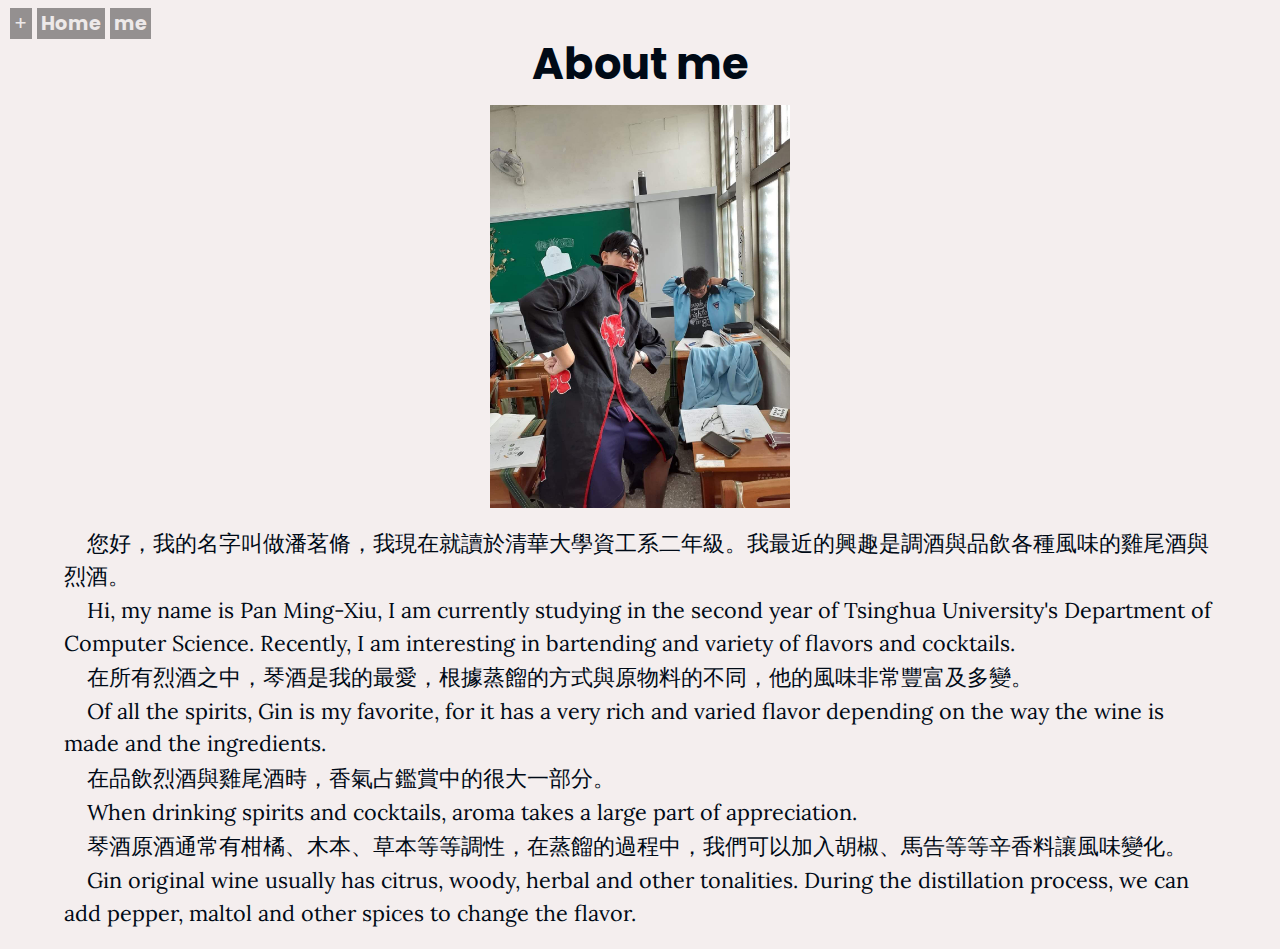
<file: personal/me.html>
<!DOCTYPE HTML>
<html lang="en-us">
	<head>
		<title>personal: me</title>
		<meta charset="utf-8">
		<link rel="stylesheet" href="style.css">
		<style>
			span.joint {
				color: #a6611a;
			}

			span.vocab {
				padding: 0 4px;
				border-radius: 2px;
				background-color: #c2ec1b;
				color: rgb(251, 149, 149);
			}

			span.vocab > span {
				display: none;
				position: fixed;
				top: 50%;
				border-radius: 2px;
				background-color: #dfc27d;
				color: #000a16;
				opacity: 0.8;
			}

			span.vocab:hover > span {
				display: block;
			}
		</style>
	</head>
	<body>
		<nav>
			<a>+</a>
			<a href="index.html"><b>Home</b></a>
			<a href="me.html"><b>me</b></a>
		</nav>
		<article>
			<h1 style="text-align: center;">About me</h1>
			<figure style="text-align: center;">
				<img src="assert/me.jpeg"  width="300"/>
			</figure>
            <section>
                <p>
                    您好，我的名字叫做潘茗脩，我現在就讀於清華大學資工系二年級。我最近的興趣是調酒與品飲各種風味的雞尾酒與烈酒。
                </p>
                <p>
                    Hi, my name is Pan Ming-Xiu, I am currently studying in the second year of Tsinghua University's Department of Computer Science. Recently, I am interesting in bartending and variety of flavors and cocktails.
                </p>
                <p>
                    在所有烈酒之中，琴酒是我的最愛，根據蒸餾的方式與原物料的不同，他的風味非常豐富及多變。
                </p>
                <p>
                    Of all the spirits, Gin is my favorite, for it has a very rich and varied flavor depending on the way the wine is made and the ingredients.
                </p>
                <p>
                    在品飲烈酒與雞尾酒時，香氣占鑑賞中的很大一部分。
                </p>
                <p>
                    When drinking spirits and cocktails, aroma takes a large part of appreciation.
                </p>
                <p>
                    琴酒原酒通常有柑橘、木本、草本等等調性，在蒸餾的過程中，我們可以加入胡椒、馬告等等辛香料讓風味變化。
                </p>
                <p>
                    Gin original wine usually has citrus, woody, herbal and other tonalities. During the distillation process, we can add pepper, maltol and other spices to change the flavor.
                </p>
            </section>
		</article>

	</body>
</html>
</file>
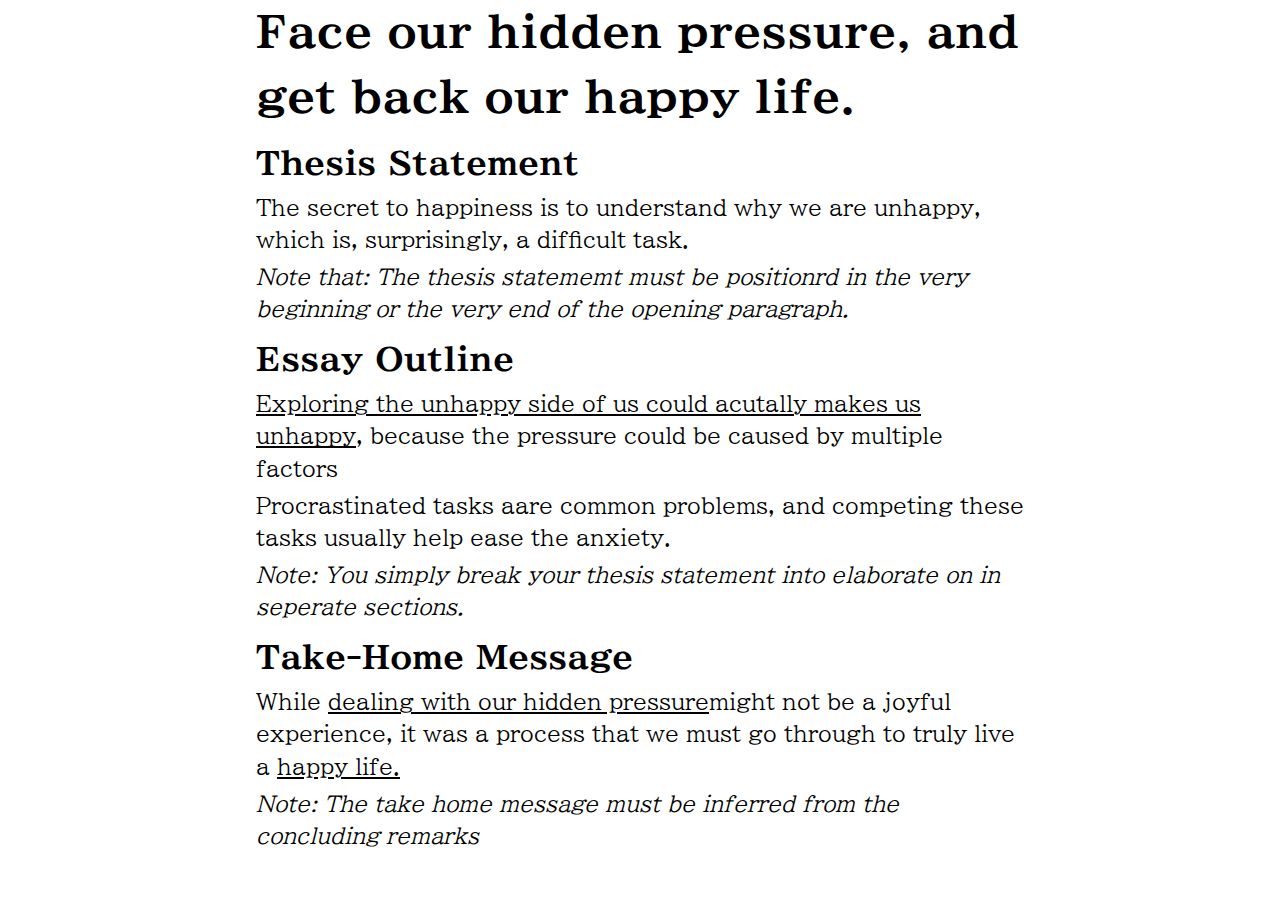
<file: lesson/6-1/1.html>
<!DOCTYPE html>
<html lang="en">
    <head>
        <meta charset="UTF-8">
        <meta http-equiv="X-UA-Compatible" content="IE=edge">
        <meta name="viewport" content="width=device-width, initial-scale=1.0">
        <title>Example 6-1</title>

        <style>
            @import url('https://fonts.googleapis.com/css2?family=BIZ+UDPMincho&family=Montserrat&family=Source+Sans+Pro&display=swap');
            *{
               margin: 0;
               padding :0;
               box-sizing: border-box; 
            }
            html {
                width:100%;
                height: 100%;
            }
            body {
                width: 100%;
                min-height: 100%;
                overflow-x: hidden;
                overflow-y: auto;
                padding: 0 20%;
                font-family:  'BIZ UDPMincho', serif;
                font-size:2.4vh;
                line-height: 3.6vh;
            }
            h1 {
                font-family:  'BIZ UDPMincho', serif;
                font-size: 4.8vh;
                line-height: 7.2vh;
            }
            h2{
                font-size: 3.6vh;
                line-height: 5.4vh;
            }
            section{
                margin:1vh 0;
            }
            p {
                margin: 0.5vh 0;
            }
        </style>
    </head>

    <body>
        <article>
            <h1>Face our hidden pressure, and get back our happy life.</h1>
            <section>
                <h2>Thesis Statement</h2>
                <p>The secret to happiness is to understand why we are unhappy, which is, surprisingly,
                  a difficult task.</p>
                <p><em> Note that: The thesis statememt must be positionrd in the very beginning 
                    or the very end of the opening paragraph.</em></p>
            </section>
                <h2>Essay Outline</h2>
                <p><u></u></p>
                <p><u>Exploring the unhappy side of us could acutally makes us unhappy</u>,
                    because the pressure could be caused by multiple factors</p>
                <p>Procrastinated tasks aare common problems,
                    and competing these tasks usually help ease the anxiety.</p>
                <p><em>Note: You simply break your thesis statement into elaborate on in seperate sections.</em></p>
            <section>
                <h2>Take-Home Message</h2>
                <p>While <u>dealing with our hidden pressure</u>might not be a joyful experience, it was
                a process that we must go through to truly live a <u>happy life.</u></p>
                <p><em>Note: The take home message must be inferred from the concluding remarks</em></p>
            </section>

            <section>
                <h2></h2>
            </section>
        </article>
    </body>
</html>
</file>
<file: analysis/style.css>
@import url('https://fonts.googleapis.com/css2?family=Lora&family=Poppins&family=Source+Sans+Pro&display=swap');

* {
	box-sizing: border-box;
	margin: 0;
	padding: 0;
}

html {
	height: 100%;
	width: 100%;
}

body {
	min-height: 100%;
	width: 100%;
	overflow-x: hidden;
	background-color: rgb(244, 238, 238);
	color: #000a16;
	font-family: Lora, serif;
	font-size: 2.4vh;
	line-height: 3.6vh;
}

h1, h2, h3 {
	font-family: Poppins, sans-serif;
}

h1 {
	font-size: 4.8vh;
	line-height: 7.2vh;
	margin: 1vh 0;
}

h2 {
	font-size: 3.6vh;
	line-height: 5.4vh;
	margin: 0.8vh 0;
}

h3 {
	font-size: 3vh;
	line-height: 4.5vh;
	margin: 0.5vh 0;
}

h1.subinfo, h2.subinfo, h3.subinfo
{
    margin: 0;
}

nav {
	position: fixed;
	z-index: 999;
	top: 10px;
	left: 10px;
	text-align: center;
	font-family: Poppins, sans-serif;
	font-size: 2vh;
	line-height: 3vh;
}

/* nav > ul {
    background-color: rgb(196, 192, 192);
    list-style: none;   
    margin: 0;
    padding: 0;
}
nav a {
    color: inherit; 
    font-size: 1.2rem;
    text-decoration: none;  
}
*/
nav > a:hover
{
    opacity: 1;
}


nav > a {
	background-color: #353232;
	color: rgb(230, 228, 228);
	padding: 2px 4px;
	text-decoration: none;
	opacity: 0.5;
}

nav > a:visited{
    color: white;   
}

article {
	margin: 1.5vh 0;
	padding: 1vh 5vw;
}

section {
	margin: 1.2vh 0;
}

section > p {
	text-indent: 5%;
}


p {
	margin: 0.2vh 0;
}

a, a:visited {
	color: #323232;
	text-decoration: underline;
}
</file>
<file: personal/style.css>
@import url('https://fonts.googleapis.com/css2?family=Lora&family=Poppins&family=Source+Sans+Pro&display=swap');

* {
	box-sizing: border-box;
	margin: 0;
	padding: 0;
}

html {
	height: 100%;
	width: 100%;
}

body {
	min-height: 100%;
	width: 100%;
	overflow-x: hidden;
	background-color: rgb(244, 238, 238);
	color: #000a16;
	font-family: Lora, serif;
	font-size: 2.4vh;
	line-height: 3.6vh;
}

h1, h2, h3 {
	font-family: Poppins, sans-serif;
}

h1 {
	font-size: 4.8vh;
	line-height: 7.2vh;
	margin: 1vh 0;
}

h2 {
	font-size: 3.6vh;
	line-height: 5.4vh;
	margin: 0.8vh 0;
}

h3 {
	font-size: 3vh;
	line-height: 4.5vh;
	margin: 0.5vh 0;
}

nav {
	position: fixed;
	z-index: 999;
	top: 10px;
	left: 10px;
	text-align: center;
	font-family: Poppins, sans-serif;
	font-size: 2vh;
	line-height: 3vh;
}

nav > ul {
    background-color: rgb(196, 192, 192);
    list-style: none;   
    margin: 0;
    padding: 0;
}
nav a {
    color: inherit; 
    font-size: 1.2rem;
    text-decoration: none;  
}

nav a:hover {
    background-color: rgb(115, 115, 115);
    color: white;
}

nav > a {
	background-color: #353232;
	color: rgb(230, 228, 228);
	padding: 2px 4px;
	text-decoration: none;
	opacity: 0.5;
}

nav > a:visited{
    color: white;   
}

article {
	margin: 1.5vh 0;
	padding: 1vh 5vw;
}

section {
	margin: 1.2vh 0;
}

section > p {
	text-indent: 2%;
}


p {
	margin: 0.2vh 0;
}

a, a:visited {
	color: #323232;
	text-decoration: underline;
}
</file>
